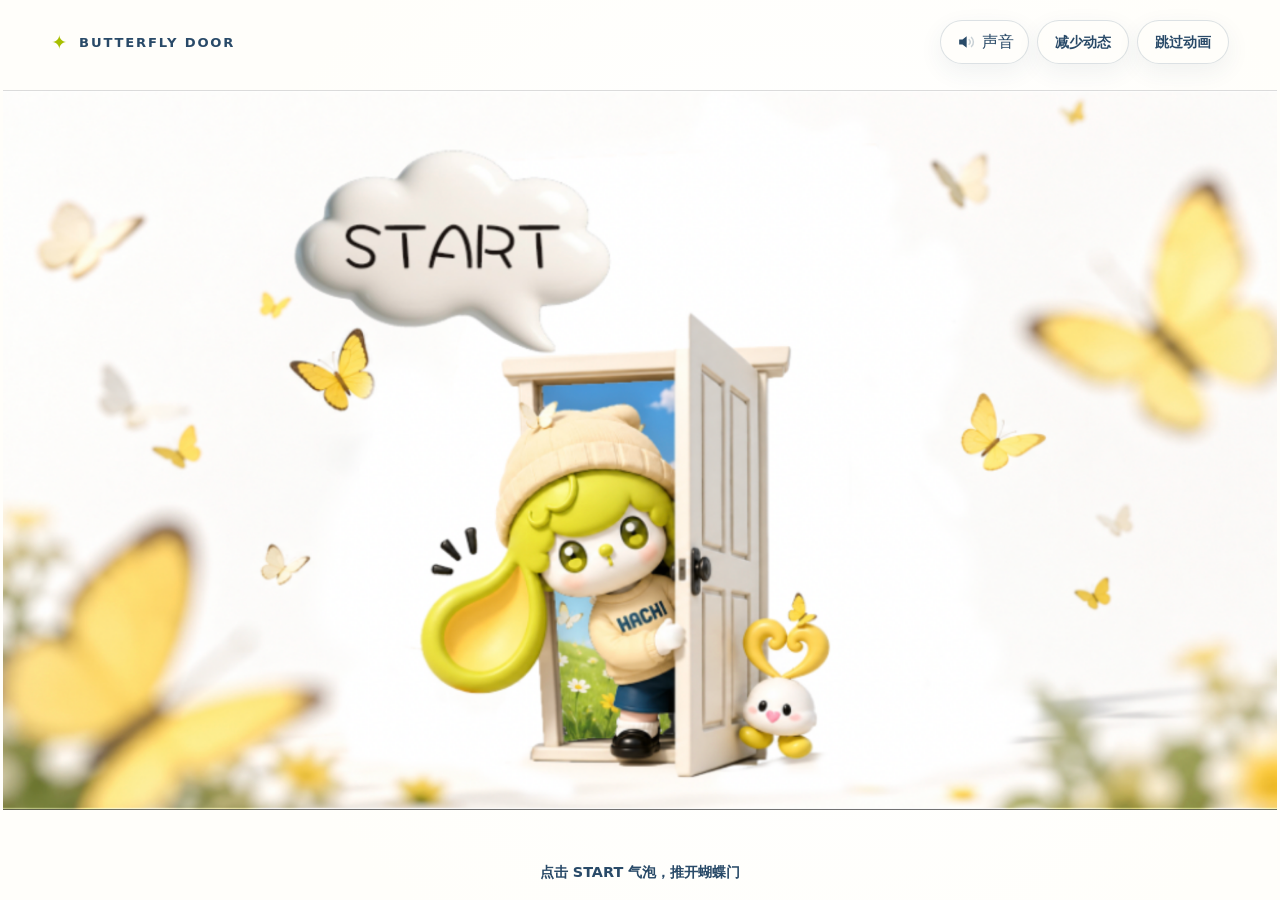
<file: index.html>
<!doctype html>
<html lang="zh-CN">
<head>
  <meta charset="UTF-8" />
  <meta name="viewport" content="width=device-width, initial-scale=1, viewport-fit=cover" />
  <meta name="theme-color" content="#fffefa" />
  <meta name="description" content="推开蝴蝶门，和 Nono、Dudu 一起进入音乐幻想世界。" />
  <title>蝴蝶门 · Butterfly Door</title>
  <link rel="preload" href="./assets/start-screen.png" as="image" />
  <link rel="stylesheet" href="./styles.css" />
</head>
<body>
  <main class="opening" id="opening">
    <div class="media-stage" id="mediaStage">
      <img class="opening__poster" id="openingPoster" src="./assets/start-screen.png" alt="Nono 与 Dudu 在蝴蝶门旁等待，画面上方有 START 气泡" />
      <video
        class="opening__idle"
        id="idleVideo"
        preload="auto"
        playsinline
        muted
        loop
        aria-label="Nono、Dudu 与蝴蝶在门边轻轻活动"
      >
        <source src="./assets/butterfly-door-idle.mp4" type="video/mp4" />
      </video>
      <video
        class="opening__video"
        id="openingVideo"
        preload="auto"
        playsinline
        muted
        aria-label="Nono 和 Dudu 推开蝴蝶门并进入草地世界的动画"
      >
        <source src="./assets/butterfly-door-opening.mp4" type="video/mp4" />
      </video>
      <video
        class="opening__finale"
        id="finaleVideo"
        preload="auto"
        playsinline
        muted
        aria-label="Nono 在草地上迎接蝴蝶，最后将蝴蝶捧在手心的动画"
      >
        <source src="./assets/butterfly-in-hand.mp4" type="video/mp4" />
      </video>
      <div class="transition-veil" aria-hidden="true"></div>
      <button class="start-hotspot" id="startButton" type="button" aria-label="点击 START 气泡，推开蝴蝶门">
        <span class="sr-only">点击 START 气泡，推开蝴蝶门</span>
      </button>
      <button class="butterfly-hotspot" id="butterflyButton" type="button" aria-label="点击手心中的蝴蝶，进入门后的世界" hidden>
        <span class="butterfly-hotspot__ring" aria-hidden="true"></span>
        <span class="sr-only">点击手心中的蝴蝶，进入门后的世界</span>
      </button>
    </div>

    <header class="topbar">
      <a class="brand" href="#opening" aria-label="蝴蝶门首页">
        <span class="brand__butterfly" aria-hidden="true">✦</span>
        <span>BUTTERFLY DOOR</span>
      </a>
      <div class="topbar__actions">
        <button class="icon-button" id="soundButton" type="button" aria-pressed="false" aria-label="开启声音">
          <svg aria-hidden="true" viewBox="0 0 24 24"><path d="M5 9v6h4l5 4V5L9 9H5Z"/><path class="sound-wave" d="M17 9.2a4 4 0 0 1 0 5.6M19.8 6.5a7.8 7.8 0 0 1 0 11"/></svg>
          <span class="icon-button__label">声音</span>
        </button>
        <button class="text-button" id="motionButton" type="button" aria-pressed="false"><span class="desktop-label">减少动态</span><span class="mobile-label" aria-hidden="true">静</span></button>
        <button class="text-button" id="skipButton" type="button"><span class="desktop-label">跳过动画</span><span class="mobile-label" aria-hidden="true">跳</span></button>
      </div>
    </header>

    <div class="progress" id="progress" aria-hidden="true" hidden><span id="progressBar"></span></div>

    <div class="butterfly-reveal" id="butterflyReveal" hidden>
      <svg class="butterfly-reveal__shape" viewBox="0 0 1600 1100" preserveAspectRatio="none" aria-hidden="true">
        <defs>
          <linearGradient id="butterflyFill" x1="0" y1="0" x2="1" y2="1">
            <stop offset="0" stop-color="#ffd95a" />
            <stop offset="0.5" stop-color="#f5df35" />
            <stop offset="1" stop-color="#d7f000" />
          </linearGradient>
        </defs>
        <path fill="url(#butterflyFill)" d="M800 184C595 38 382-20 184 8C108 19 44 43 0 74V558C56 637 132 700 225 744C128 802 72 890 72 990C72 1034 81 1071 99 1100H1501C1519 1071 1528 1034 1528 990C1528 890 1472 802 1375 744C1468 700 1544 637 1600 558V74C1556 43 1492 19 1416 8C1218-20 1005 38 800 184Z" />
      </svg>
      <section class="butterfly-page" id="butterflyPage" aria-labelledby="worldTitle" tabindex="-1">
        <div class="butterfly-page__content">
          <div class="page-sheet page-sheet--outer">
            <div class="page-sheet page-sheet--inner">
            <nav class="butterfly-page__nav" aria-label="门后世界导航">
              <strong>BUTTERFLY DOOR</strong>
              <span>WORLD</span><span>CHARACTERS</span><span>MUSIC</span>
            </nav>
            <header class="butterfly-page__hero">
              <p class="eyebrow">WELCOME TO THE OTHER SIDE</p>
              <h2 id="worldTitle">门后的世界</h2>
              <p>现实里的旋律散落成碎片，跟随蝴蝶继续探索 Nono 与 Dudu 的音乐幻想世界。</p>
            </header>
            </div>
            <div class="butterfly-page__feature" aria-label="世界故事内容预留区">
              <span>01</span><strong>WORLD STORY</strong>
            </div>
            <div class="butterfly-page__grid" aria-label="后续内容预留区">
              <article><span>02</span><h3>CHARACTERS</h3><p>角色内容将在这里展开。</p></article>
              <article><span>03</span><h3>MUSIC</h3><p>音乐内容将在这里展开。</p></article>
              <article><span>04</span><h3>STORIES</h3><p>故事内容将在这里展开。</p></article>
            </div>
            <button class="secondary-button" id="replayButton" type="button">再次观看序章</button>
          </div>
        </div>
      </section>
    </div>

    <p class="status" id="status" role="status" aria-live="polite"></p>
  </main>
  <script src="./app.js?v=20260927-opening" defer></script>
</body>
</html>
</file>
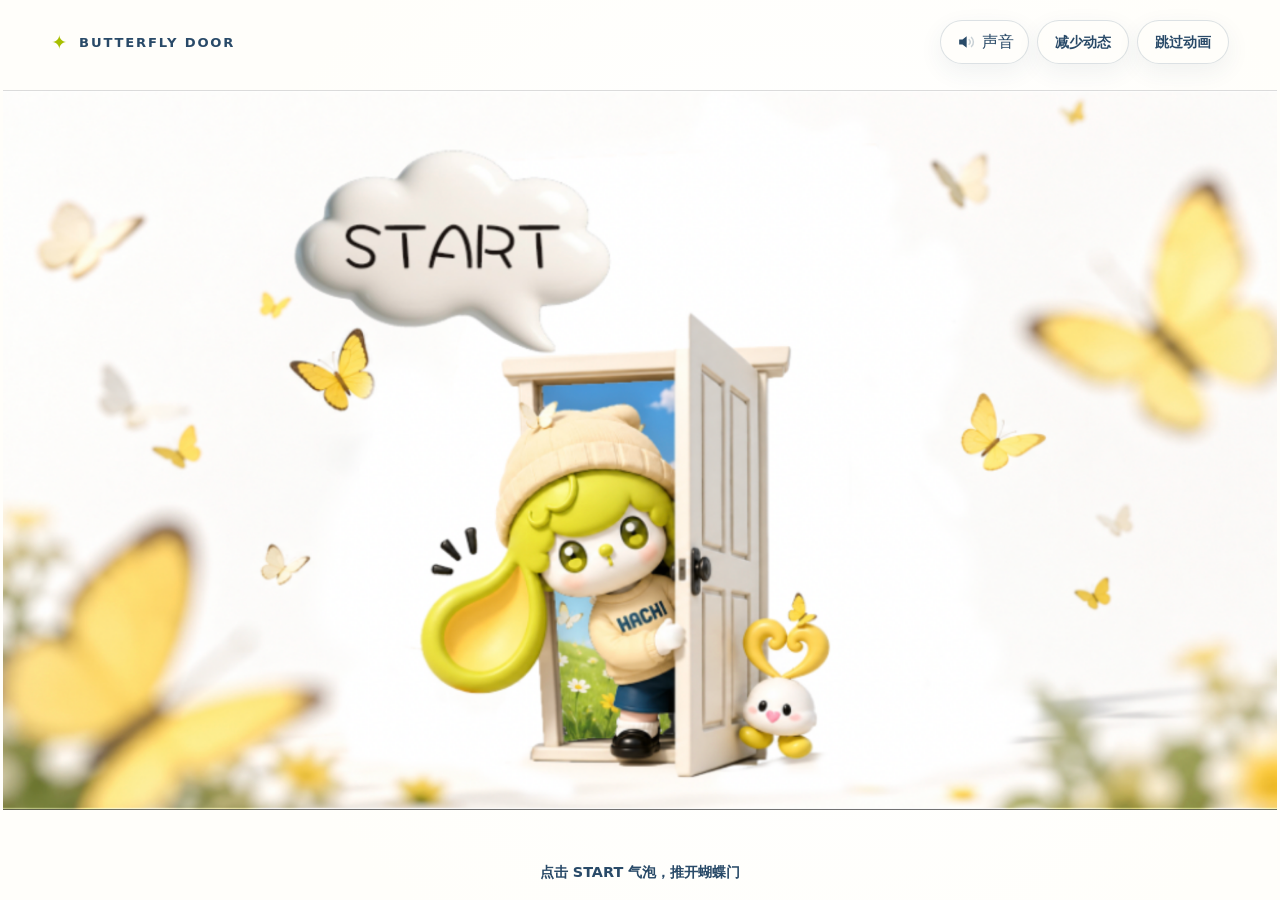
<file: world/index.html>
<!doctype html><html lang="zh-CN"><head><meta charset="UTF-8"><meta name="viewport" content="width=device-width,initial-scale=1,viewport-fit=cover"><meta name="description" content="与NONO和DU DU穿过蝴蝶门，把生活的细碎触动写成旋律。"><title>NONO & DU DU · 蝴蝶门</title><script>if(new URLSearchParams(location.search).get('from')!=='door')location.replace('../');</script><link rel="stylesheet" href="./style.css"></head><body>
<main>
<section class="glide-section" id="glide" aria-label="云间滑翔"><div class="glide-stage">
<div class="sky" aria-hidden="true"></div><div class="cloud-layer cloud-far" aria-hidden="true"><div class="cloud c1"></div><div class="cloud c2"></div><div class="cloud c3"></div></div>
<div class="hero-copy"><img class="hero-logo" src="./assets/nono-logo.png" alt="NONO & DU DU" width="2048" height="682"><div class="bio"><span class="eyebrow">BEHIND THE BUTTERFLY DOOR</span><p class="bio-lead">推开蝴蝶门，<br>听见另一个世界。</p><p>现实的旋律散落成碎片。<br>门一打开，音符便像蝴蝶纷飞。</p><p class="bio-note">NONO 写下心情，DU DU 收集音符。<br>从古堡到列车，一起寻找新的旋律。</p></div></div>
<div class="flight" id="flight"><div class="flight-art"><img class="flight-original" src="./assets/nono-butterfly.png" alt="黄色蝴蝶带着NONO在云层间滑翔" width="1670" height="941"></div></div><div class="flight flight-level-wrap" id="levelFlight" aria-hidden="true"><img class="flight-level" src="./assets/nono-flight-level.png" alt=""></div>
<div class="cloud-layer cloud-near" aria-hidden="true"><div class="cloud c4"></div><div class="cloud c5"></div><div class="cloud c6"></div></div><span class="scroll-hint">向下，跟着旋律走 <span>↓</span></span><div class="cloud-wipe" aria-hidden="true"></div>
</div></section>
<section class="story-section" id="music" aria-label="NONO唱片机与蝴蝶门的故事"><div class="story-stage">
<h1 class="section-title">NONO<br><span>唱片机</span><i aria-hidden="true">♪</i></h1>
<div class="record-scene"><a class="record-entry" href="./gallery.html" aria-label="打开NONO唱片收藏"><video id="recordVideo" class="record-art" src="./assets/turntable-transparent.webm" poster="./assets/turntable-transparent.png" autoplay muted loop playsinline preload="auto"></video><span class="record-invite">轻点唱片机 · 打开音乐收藏 ↗</span></a></div>
<article class="story-card card-left" id="worldCard"><span class="card-number">01 / MEET NONO</span><h2>NONO</h2><p class="card-intro">把小小的心事，<br>写成温柔的歌。</p><p>温柔内敛、敏感共情的 INFP。<br>音乐创作者，蝴蝶门的持有者。</p><p>大垂耳捕捉空气里的音符，<br>轻轻一晃，就飘出治愈的旋律。</p><p>写歌纠结时，捻捻额前卷毛；<br>开心时晃耳朵，低落时垂下来。</p><span class="card-sign">每一种心情，都值得被听见。</span></article>
<article class="story-card card-right" id="duduCard"><span class="card-number">02 / MY MUSIC BUDDY</span><h2>DU DU</h2><p class="card-intro">小小音乐精灵，<br>大大的快乐能量。</p><p>从蝴蝶门里诞生，<br>是 NONO 活泼话多的音乐搭子。</p><p>爱心耳朵装着碎片旋律，<br>蹦蹦跳跳，收集快乐音符。</p><p>当 NONO 的灵感打了结，<br>它就用一段跳跃的伴奏，<br>把下一句旋律带回来。</p><span class="card-sign">你来写歌，我来找快乐！</span></article>
<span class="story-caption">BUTTERFLY DOOR · MUSIC FOR A GENTLER WORLD</span></div></section>
<section class="explore" id="explore" aria-label="探索蝴蝶门"><div class="explore-copy"><p class="eyebrow">THERE’S A LITTLE WORLD WAITING FOR YOU</p><h2>来一起探索<br><span>蝴蝶门吧</span><em>！</em></h2><div class="explore-links"><button data-link="https://nono-butterfly-wardrobe.terwasegod63.chatgpt.site/">nono换衣秀<span>↗</span></button><button data-link="https://nono-screen-action.terwasegod63.chatgpt.site/">nono的动作展<span>↗</span></button><button data-link="https://nono-note-battle.terwasegod63.chatgpt.site/">nono大战音游<span>↗</span></button><button data-link="https://nono-scene-portal.terwasegod63.chatgpt.site/">nono的世界环游<span>↗</span></button></div></div><img class="welcome-art" src="./assets/nono-welcome.png" alt="NONO张开双臂欢迎你，DU DU在身边开心跃起"><footer><span>NONO & DU DU</span><button id="backTop">回到云端 ↑</button><span>让每一种心情，都有旋律。</span></footer></section>
</main><nav class="scene-nav" aria-label="页面章节"><a href="#glide" aria-label="云间滑翔" title="云间滑翔"></a><a href="#music" aria-label="NONO唱片机" title="NONO唱片机"></a><a href="#explore" aria-label="探索蝴蝶门" title="探索蝴蝶门"></a></nav>
<dialog id="roomDialog"><button class="dialog-close" aria-label="关闭">×</button><p class="eyebrow">BEHIND THE BUTTERFLY DOOR</p><h2 id="roomTitle"></h2><p>这个小世界还在准备中，<br>很快就和你见面。</p><button class="dialog-back">← 返回蝴蝶门</button></dialog><script src="./app.js"></script></body></html>
</file>
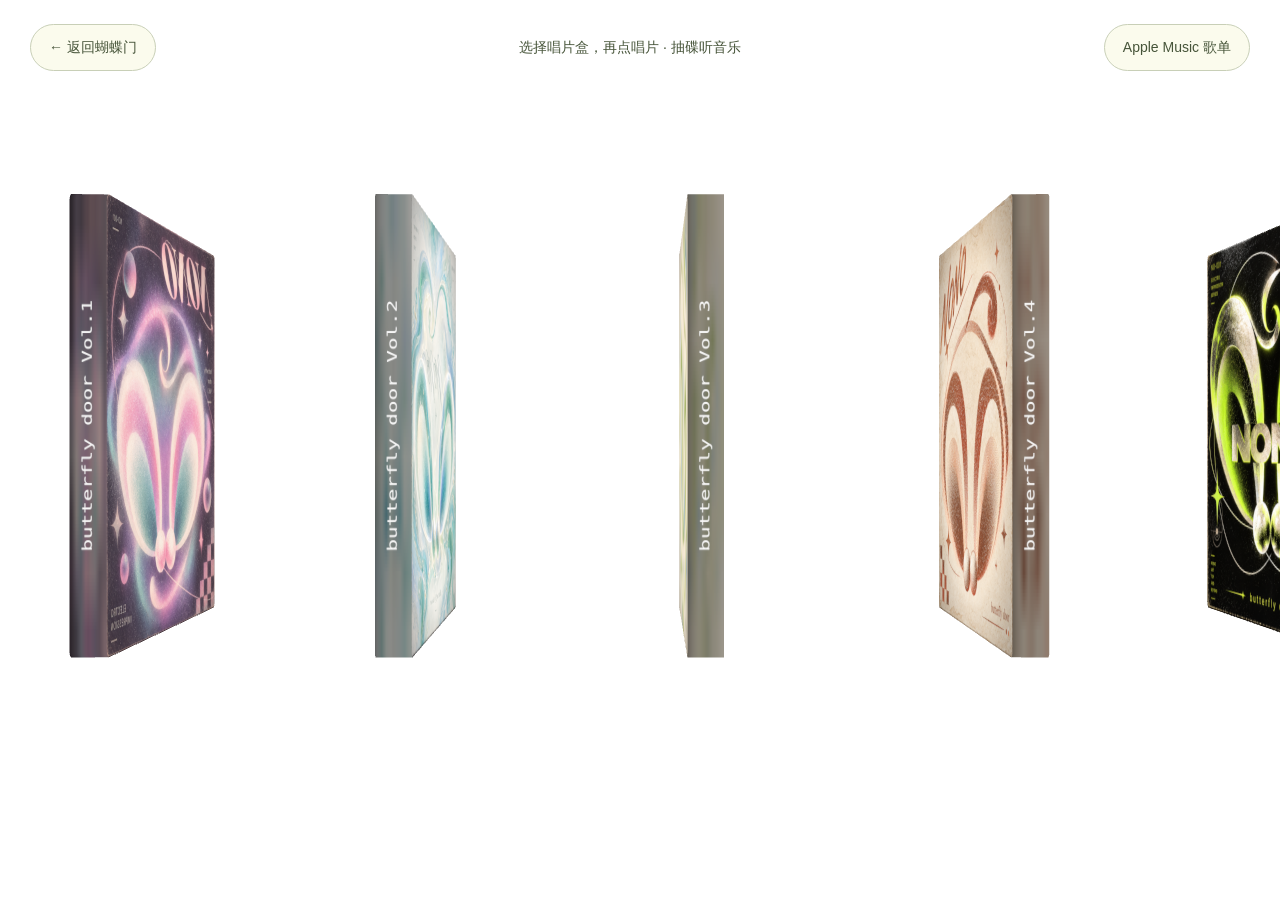
<file: world/gallery.html>
<!DOCTYPE html>
<html lang="zh">
<head>
<meta charset="UTF-8">
<meta name="viewport" content="width=device-width, initial-scale=1.0">
<title>NONO · 音乐小屋</title><link rel="stylesheet" href="./gallery-ui.css">
<style>
  html,body{margin:0;padding:0;background:#ffffff;height:100%;overflow:hidden;}
  body{display:flex;align-items:center;justify-content:center;}
  #frame{
    width:100vw;height:100vh;
    overflow:hidden;background:#ffffff;position:relative;
    cursor:default;box-sizing:border-box;
  }
  canvas{display:block;}
  /* ===== 用户 Layout 覆盖层（移植自 Layout 组件，浅色背景改用深色字） ===== */
  [data-layout]{
    position:absolute; inset:0; z-index:50;
    padding:40px;
    font-size:14px; line-height:1.35;
    color:#141414;                       /* 原组件是白字，本页背景为浅色，改为深色保证可读 */
    text-transform:uppercase;
    font-family:ui-monospace,SFMono-Regular,Menlo,Consolas,monospace;
    letter-spacing:0.02em;
    pointer-events:none;                 /* 不遮挡画布交互 */
    box-sizing:border-box;
  }
  [data-layout] .grid6{
    display:grid; height:100%; width:100%;
    grid-template-columns:repeat(6,1fr);
    grid-template-rows:repeat(6,1fr);
  }
  [data-layout] .top{
    grid-column:1/8; height:40px;
  }
  [data-layout] .top .cols{
    display:grid; grid-template-columns:repeat(3,1fr);
  }
  [data-layout] .top .c{text-align:center;}
  [data-layout] .top .r{text-align:right;}
  [data-layout] .builtby{
    grid-column:2/3; grid-row:7/8;
    display:flex; flex-direction:column; justify-content:flex-end;
  }
  [data-layout] .socials{
    grid-row:7/8;
    display:flex; flex-direction:column; justify-content:flex-end;
  }
  [data-layout] .copy{
    grid-row:7/8; grid-column:7/8;
    display:flex; flex-direction:column; justify-content:flex-end;
  }
  @media (max-width:768px){
    [data-layout]{padding:20px; font-size:12px;}
    [data-layout] .builtby{grid-column:3/4;}
  }
</style>
<script type="importmap">{"imports": {"three": "./assets/gallery/three.js"}}</script>
</head>
<body>
<div id="frame"></div>
<script src="./gallery-audio.js"></script>
<!-- 用户 Layout 覆盖层（已移除） -->
<script type="module">
import * as THREE from './assets/gallery/three.js';

/* ================= 可调参数（都在这） ================= */
const T = {
  COUNT: 7,               // CD 唱片数量（与封面数量一致）
  CASE_S: 2.30,           // CD 盒边长（方形带盖）
  CASE_R: 0.04,           // 盒子微小圆角
  ROW_GAP: 1.30,          // 横排间距：16:9下正好平均显示7张
  ROW_TILT: 0.22,         // 两边CD往镜头方向倾斜的最大比例（0=纯侧边 1=完全正面，不要太多）
  ROW_PUSH: 1.35,         // 选中转正面时两侧碟让开的距离
  THICK: 0.18,            // 碟盒厚度（侧面）
  PARALLAX_X: 0.05,       // 鼠标视差幅度
  PARALLAX_Y: 0.07,
  DRAG_SPEED: 0.0045,     // 拖拽旋转灵敏度
};
/* 照片路径：换成自己的图片（URL 或 dataURI 都行） */
const PHOTOS = ["./assets/gallery/cover-0.png", "./assets/gallery/cover-1.png", "./assets/gallery/cover-2.png", "./assets/gallery/cover-3.png", "./assets/gallery/cover-4.png", "./assets/gallery/cover-5.png", "./assets/gallery/cover-6.png"];
const ARTWORK = [{"cover": [116, 77, 881, 840], "disc": [1060, 511, 382, 398]}, {"cover": [118, 72, 882, 844], "disc": [1057, 507, 373, 399]}, {"cover": [119, 78, 879, 838], "disc": [1063, 511, 379, 398]}, {"cover": [117, 77, 880, 839], "disc": [1064, 509, 379, 397]}, {"cover": [118, 78, 879, 837], "disc": [1061, 511, 382, 398]}, {"cover": [121, 77, 871, 837], "disc": [1056, 510, 376, 398]}, {"cover": [118, 77, 879, 839], "disc": [1063, 510, 381, 398]}];

/* ================= 基础 ================= */
const frame = document.getElementById('frame');
let renderer;
try{renderer=new THREE.WebGLRenderer({antialias:true});}catch(error){
 frame.className='fallback';
 PHOTOS.forEach((src,i)=>{const b=document.createElement('button');b.innerHTML=`<img src="${src}" alt="唱片 ${i+1}"><span>选择唱片 ${i+1}</span>`;let selected=false;b.onclick=()=>{if(!selected){frame.querySelectorAll('button').forEach(el=>el.classList.remove('selected','playing'));window.galleryMusic.stop();b.classList.add('selected');selected=true;b.querySelector('span').textContent='再次点击 · 播放唱片';}else{b.classList.toggle('playing');if(b.classList.contains('playing'))window.galleryMusic.play(i);else window.galleryMusic.stop();}};frame.append(b);});
 document.querySelector('#musicStatus').textContent='当前设备使用简洁唱片模式 · 选择后再次点击播放';
 throw new Error('3D unavailable; accessible gallery fallback displayed');
}
renderer.setClearColor(0xffffff,1);
renderer.setPixelRatio(Math.min(devicePixelRatio,2));
frame.appendChild(renderer.domElement);

const scene = new THREE.Scene();
const camera = new THREE.PerspectiveCamera(35, 1, 0.1, 100);
camera.position.set(0, 0, 8.2);

const tiltGroup = new THREE.Group();   // 视差 + 拖拽
tiltGroup.position.set(0, 0.12, 0);    // 横排整体高度（往下微调居中页面）
scene.add(tiltGroup);

let halfW = 0;   // 半屏宽（世界单位），resize 时更新
function resize(){
  const w = frame.clientWidth, h = frame.clientHeight;
  renderer.setSize(w,h);          // 必须同步CSS尺寸：否则高DPI屏(如125%缩放)画布会超出视口、画面整体偏移
  camera.aspect = w/h; camera.updateProjectionMatrix();
  halfW = camera.position.z*Math.tan(THREE.MathUtils.degToRad(camera.fov/2))*camera.aspect;
}
new ResizeObserver(resize).observe(frame); resize();

/* ================= 工具 ================= */
const clamp=(v,a,b)=>Math.max(a,Math.min(b,v));
const lerp=(a,b,t)=>a+(b-a)*t;
const eioCubic=t=>t<.5?4*t*t*t:1-Math.pow(-2*t+2,3)/2;
const eoCubic=t=>1-Math.pow(1-t,3);   // 出场即全速、尾段柔和减速，滑入更顺不顿挫
const sstep=(a,b,t)=>{const x=clamp((t-a)/(b-a),0,1);return x*x*(3-2*x);};

function roundedRectShape(w,h,r){
  const s=new THREE.Shape(); const x=-w/2,y=-h/2;
  s.moveTo(x+r,y); s.lineTo(x+w-r,y); s.quadraticCurveTo(x+w,y,x+w,y+r);
  s.lineTo(x+w,y+h-r); s.quadraticCurveTo(x+w,y+h,x+w-r,y+h);
  s.lineTo(x+r,y+h); s.quadraticCurveTo(x,y+h,x,y+h-r);
  s.lineTo(x,y+r); s.quadraticCurveTo(x,y,x+r,y);
  return s;
}
function buildGeo(w,h,r,depth=T.THICK){          // depth 可自定义：盖子用更薄的厚度
  const g=new THREE.ExtrudeGeometry(roundedRectShape(w,h,r),
    {depth,bevelEnabled:false,curveSegments:26});
  g.translate(0,0,-depth/2);
  const pos=g.attributes.position, uv=g.attributes.uv;
  const nrm=g.attributes.normal;
  for(let i=0;i<uv.count;i++){
    if(Math.abs(nrm.getZ(i))<0.5)
      uv.setXY(i,pos.getZ(i)/depth+0.5,pos.getY(i)/h+0.5);   // 侧壁：沿厚度方向展开，碟脊能显示完整竖排文字
    else
      uv.setXY(i,pos.getX(i)/w+0.5,pos.getY(i)/h+0.5);         // 正/背面：平面满铺
  }
  return g;
}

/* ================= 卡片 ================= */
function roundRectPath(g,x,y,w,h,r){
  g.beginPath();
  g.moveTo(x+r,y); g.lineTo(x+w-r,y); g.quadraticCurveTo(x+w,y,x+w,y+r);
  g.lineTo(x+w,y+h-r); g.quadraticCurveTo(x+w,y+h,x+w-r,y+h);
  g.lineTo(x+r,y+h); g.quadraticCurveTo(x,y+h,x,y+h-r);
  g.lineTo(x,y+r); g.quadraticCurveTo(x,y,x+r,y); g.closePath();
}
function makeCaseTexture(img,index){
  /* 专辑封面：图片全包围铺满整个外壳 */
  const c=document.createElement('canvas'); c.width=c.height=1024;
  const g=c.getContext('2d');
  g.drawImage(img,...ARTWORK[index].cover,0,0,1024,1024);
  // 边缘轻微暗角，让盒子轮廓更立体
  const vg=g.createRadialGradient(512,512,430,512,512,770);
  vg.addColorStop(0,'rgba(0,0,0,0)'); vg.addColorStop(1,'rgba(0,0,0,0.30)');
  g.fillStyle=vg; g.fillRect(0,0,1024,1024);
  const t=new THREE.CanvasTexture(c); t.colorSpace=THREE.SRGBColorSpace; t.anisotropy=8;
  return t;
}
/* 碟脊：取封面均色压暗打底 + 竖排专辑名（与参考图一致） */
function makeSpineTexture(img,title,index){
  const c=document.createElement('canvas'); c.width=128; c.height=1024;
  const g=c.getContext('2d');
  const scv=document.createElement('canvas'); scv.width=scv.height=8;
  scv.getContext('2d').drawImage(img,...ARTWORK[index].cover,0,0,8,8);
  g.drawImage(scv,0,0,128,1024);
  g.fillStyle='rgba(0,0,0,0.42)'; g.fillRect(0,0,128,1024);
  const vg=g.createLinearGradient(0,0,128,0);          // 脊线立体高光
  vg.addColorStop(0,'rgba(255,255,255,0.14)'); vg.addColorStop(0.5,'rgba(255,255,255,0)');
  vg.addColorStop(1,'rgba(0,0,0,0.25)');
  g.fillStyle=vg; g.fillRect(0,0,128,1024);
  g.save();
  g.translate(64,512); g.rotate(-Math.PI/2); g.scale(1,-1);  // 竖排从下往上读；scale修正侧壁贴图的镜像
  g.fillStyle='rgba(255,255,255,0.94)';
  g.font='500 46px ui-monospace,SFMono-Regular,Menlo,Consolas,monospace';
  g.textAlign='center'; g.textBaseline='middle';
  g.fillText(title,0,0);
  g.restore();
  const t=new THREE.CanvasTexture(c); t.colorSpace=THREE.SRGBColorSpace; t.anisotropy=8;
  return t;
}
/* 空盒托盘（开盖后盒身显示） */
function makeTrayTexture(){
  const c=document.createElement('canvas'); c.width=c.height=1024;
  const g=c.getContext('2d');
  roundRectPath(g,6,6,1012,1012,18);          // 托盘同样微小圆角
  g.fillStyle='#101010'; g.fill();          // 托盘改黑色系
  g.lineWidth=7; g.strokeStyle='#2e2e2e'; g.stroke();
  g.strokeStyle='#1e1e1e'; g.lineWidth=3;
  g.beginPath(); g.moveTo(24,150); g.lineTo(1000,150); g.moveTo(24,874); g.lineTo(1000,874); g.stroke();
  const cx=512, cy=512;
  g.beginPath(); g.arc(cx,cy,438,0,7); g.fillStyle='#1c1c1c'; g.fill();        // 托盘凹槽（略亮于底，保持层次）
  g.beginPath(); g.arc(cx,cy,402,0,7); g.fillStyle='#262626'; g.fill();
  g.beginPath(); g.arc(cx,cy,438,0,7); g.lineWidth=5; g.strokeStyle='#080808'; g.stroke();
  g.beginPath(); g.arc(cx,cy,120,0,7); g.fillStyle='#151515'; g.fill();        // 轴座
  g.beginPath(); g.arc(cx,cy,20,0,7); g.fillStyle='#d8d8d8'; g.fill();
  for(const [sx,sy] of [[64,64],[960,64],[64,960],[960,960]]){                 // 螺丝
    g.beginPath(); g.arc(sx,sy,17,0,7); g.fillStyle='#3a3a3a'; g.fill();
    g.lineWidth=4; g.strokeStyle='#050505'; g.stroke();
  }
  const t=new THREE.CanvasTexture(c); t.colorSpace=THREE.SRGBColorSpace; t.anisotropy=8;
  return t;
}
/* 抽出来的CD碟片 */
function makeDiscTexture(img,index){
  const c=document.createElement('canvas');c.width=c.height=1024;
  const g=c.getContext('2d');
  const [cx,cy,rx,ry]=ARTWORK[index].disc;
  // The reference is photographed as an ellipse. Normalize both axes to
  // the same 512px radius; reconstruct the occluded half from exposed vinyl.
  // A circular clip makes the texture boundary concentric with the geometry.
  g.save();g.beginPath();g.arc(512,512,512,0,Math.PI*2);g.clip();
  g.drawImage(img,cx,cy-ry,rx,ry*2,512,0,512,1024);
  g.save();g.translate(1024,0);g.scale(-1,1);
  g.drawImage(img,cx,cy-ry,rx,ry*2,512,0,512,1024);g.restore();
  g.restore();
  g.beginPath();g.arc(512,512,14,0,Math.PI*2);g.fillStyle='#fafafa';g.fill();
  const t=new THREE.CanvasTexture(c);t.colorSpace=THREE.SRGBColorSpace;t.anisotropy=8;
  return t;
}

const cards = [];
const textureLoads = [];
/* 碟脊上的竖排专辑名（与10张封面一一对应） */
const TITLES = ['butterfly door','butterfly door Vol.1','butterfly door Vol.2','butterfly door Vol.3','butterfly door Vol.4','butterfly door Vol.5','butterfly door Vol.6','butterfly door Vol.7','butterfly door Vol.8','butterfly door Vol.9'];
const TRAY_TEX = makeTrayTexture();
renderer.initTexture(TRAY_TEX);              // 预上传GPU：开盖瞬间切换贴图不再卡顿
for(let i=0;i<T.COUNT;i++){
  const faceMat = new THREE.MeshBasicMaterial({color:0x111111, transparent:true});
  const sideMat = new THREE.MeshBasicMaterial({color:0x0a0a0a, transparent:true});
  const img = new Image();
  img.decoding = 'async';                // 大体积 base64 封面异步解码，避免阻塞主线程造成开场顿挫
  /* 开盖用的盖子（铰链在左边缘）与抽出的碟片，都挂在碟盒上 */
  /* 盖子用与盒身相同的圆角矩形挤出几何，开合前后封面圆角一致（铰链在左边缘） */
  const lidGeo = buildGeo(T.CASE_S, T.CASE_S, T.CASE_R, 0.06);
  lidGeo.translate(T.CASE_S/2, 0, 0);
  const lidMat  = new THREE.MeshBasicMaterial({color:0x111111, transparent:true});
  const lidEdge = new THREE.MeshBasicMaterial({color:0x0d0d0d, transparent:true});
  const lid = new THREE.Mesh(lidGeo, [lidMat, lidEdge]);   // 挤出几何：0=正/背面，1=侧壁
  lid.position.set(-T.CASE_S/2, 0, T.THICK/2+0.02);
  lid.visible = false; lid.raycast=()=>{};   // 不参与点击拾取
  const discGeo = new THREE.CylinderGeometry(T.CASE_S*0.40, T.CASE_S*0.40, 0.05, 256);
  discGeo.rotateX(Math.PI/2);
  const discMat  = new THREE.MeshBasicMaterial({color:0x111111, transparent:true});
  const discEdge = new THREE.MeshBasicMaterial({color:0x0a0a0a, transparent:true});
  const disc = new THREE.Mesh(discGeo, [discEdge, discMat, discMat]);
  disc.position.set(0, 0, T.THICK/2+0.05);
  disc.visible = false; disc.raycast=()=>{};  // 不参与点击拾取
  let ready;
  textureLoads.push(new Promise(resolve=>{ready=resolve}));
  img.onload = ()=>{
    faceMat.map = makeCaseTexture(img,i);
    faceMat.color.set(0xffffff); faceMat.needsUpdate = true;
    /* 碟脊：封面均色 + 竖排专辑名 */
    sideMat.map = makeSpineTexture(img, TITLES[i % TITLES.length],i);
    sideMat.color.set(0xffffff); sideMat.needsUpdate = true;
    lidMat.map = faceMat.map; lidMat.color.set(0xffffff); lidMat.needsUpdate = true;
    discMat.map = makeDiscTexture(img,i); discMat.color.set(0xffffff); discMat.needsUpdate = true;
    renderer.initTexture(faceMat.map);renderer.initTexture(sideMat.map);renderer.initTexture(discMat.map);
    ready();
  };
  img.src = PHOTOS[i % PHOTOS.length];
  const geo = buildGeo(T.CASE_S,T.CASE_S,T.CASE_R);
  const mesh = new THREE.Mesh(geo,[faceMat,sideMat]);
  mesh.add(lid); mesh.add(disc);
  tiltGroup.add(mesh);
  cards.push({
    mesh, faceMat, sideMat, lid, disc, lidMat,
    cur:new THREE.Vector3(7+i*T.ROW_GAP,0,0),  // 初始排在屏幕右侧外，等待跟随滑入
    curRotY:-Math.PI/2, curScale:1,
    faceT:0,                  // 选中后转向正面的程度 0~1
  });
  mesh.userData.idx = i;
  mesh.renderOrder = T.COUNT - i;   // 顺序固定，创建时设一次即可
}
const order = [...cards.keys()];

/* ================= 动画状态 ================= */
let state='entering';            // entering | idle
let stateT=0;
/* 无限循环滚动：90°侧边卡（第5张）对准页面中心，左右各三张倾斜 */
let rowP=4*T.ROW_GAP, rowTarget=4*T.ROW_GAP;   // 第5张正好在世界0点：位置正中且角度精确90°侧边
let selected=-1;               // 被点击选中、转向正面的那张
let pushAmt=0, pushX=0, pushVel=0;   // 两侧碟片让位力度（弹簧+硬边界，到位即停有撞墙感）与让位中心
let play=null;                 // 播放模式：{card,t,dir,from}

function halfVis(){ return halfW; }
/* 第k张在屏幕上的循环位置（世界单位，范围 -total/2 ~ total/2） */
function rowX(k, off){
  const total=T.COUNT*T.ROW_GAP;
  let x=(k*T.ROW_GAP - off)%total;
  if(x>total/2)x-=total; else if(x<-total/2)x+=total;   // 收拢到 0 附近，两端自然相接
  return x;
}
/* 横排角度：正中间精确侧边，越往两边越往镜头方向转，但不超过 T.ROW_TILT */
function rowRotY(x){
  const t=Math.min(Math.abs(x)/halfVis(),1)*T.ROW_TILT*(x<0?-1:1);  // 镜像倾斜：左边的往右，右边的往左
  return -Math.atan2(x,camera.position.z) - (Math.PI/2)*(1-t);
}

/* ================= 交互 ================= */
const raycaster=new THREE.Raycaster();
const pointerNDC=new THREE.Vector2(0,0);
let dragging=false, dragMoved=0, lastX=0, lastY=0;
let dragRot={x:0,y:0}, dragVel={x:0,y:0};
let parTarget={x:0,y:0}, parCur={x:0,y:0};

function ndc(e){
  const r=renderer.domElement.getBoundingClientRect();
  pointerNDC.set(((e.clientX-r.left)/r.width)*2-1, -((e.clientY-r.top)/r.height)*2+1);
}
frame.addEventListener('pointermove',e=>{
  ndc(e);
  parTarget.y =  clamp(pointerNDC.x,-1,1)*T.PARALLAX_Y;
  parTarget.x = -clamp(pointerNDC.y,-1,1)*T.PARALLAX_X;
  if(dragging){
    const dx=e.clientX-lastX, dy=e.clientY-lastY;
    dragMoved += Math.abs(dx)+Math.abs(dy);
    dragRot.y = clamp(dragRot.y + dx*T.DRAG_SPEED,-0.7,0.7);
    dragRot.x = clamp(dragRot.x + dy*T.DRAG_SPEED*0.7,-0.35,0.35);
    dragVel.y = dx*T.DRAG_SPEED; dragVel.x = dy*T.DRAG_SPEED*0.7;
    lastX=e.clientX; lastY=e.clientY;
  }
});
frame.addEventListener('pointerdown',e=>{
  dragging=true; dragMoved=0; lastX=e.clientX; lastY=e.clientY;
});
addEventListener('pointerup',e=>{
  if(dragging && dragMoved<6 && state==='idle'){
    if(play && play.dir>0){
      ndc(e);raycaster.setFromCamera(pointerNDC,camera);
      const onRecord=raycaster.intersectObject(play.card.mesh,false).length>0;
      if(play.stage==='focus' && onRecord){play.stage='open';window.galleryMusic.play(cards.indexOf(play.card));}
      else if(play.t>=1.35){play.dir=-1;window.galleryMusic.stop();}
    }
    else{
      ndc(e);                                                 // 点击瞬间直接拾取
      raycaster.setFromCamera(pointerNDC,camera);
      const hits=raycaster.intersectObjects(cards.map(c=>c.mesh), false);
      const idx=hits.length? hits[0].object.userData.idx : -1;
      if(idx<0) selected=-1;                                  // 点空白 = 取消选中
      else if(idx>=0){                                        // 选择后居中，再点击抽碟
        const c=cards[idx];
        selected=-1;
        c.mesh.renderOrder=T.COUNT+1;                       // 播放时渲染到最上层
        play={card:c,t:0,dir:1,stage:'focus',from:{pos:c.cur.clone(),rotY:c.curRotY,scale:c.curScale}};
      }
      else selected=idx;                                      // 第一次点击 = 选中转向正面
    }
  }
  dragging=false;
});
addEventListener("wheel",e=>{
  e.preventDefault();
  if(state!=='idle' || play) return;
  /* 无限循环滚动：不钳制，位置显示时自动首尾相接 */
  rowTarget+=e.deltaY*0.0036;
},{passive:false});

/* ================= 主循环 ================= */
const TMPV=new THREE.Vector3();
let prev=performance.now();

function tick(now){
  requestAnimationFrame(tick);
  const dt=Math.min((now-prev)/1000,0.05); prev=now;
  stateT+=dt;

  /* 视差 + 拖拽旋转（帧率无关阻尼） */
  if(!dragging){
    const vDamp=Math.exp(-dt*6), rDamp=1-Math.exp(-dt*3);
    dragVel.x*=vDamp; dragVel.y*=vDamp;
    dragRot.y=clamp(dragRot.y+dragVel.y,-0.7,0.7);
    dragRot.x=clamp(dragRot.x+dragVel.x,-0.35,0.35);
    dragRot.x=lerp(dragRot.x,0,rDamp);
    dragRot.y=lerp(dragRot.y,0,rDamp);
  }
  const dPar=1-Math.exp(-dt*4);
  parCur.x=lerp(parCur.x,parTarget.x,dPar);
  parCur.y=lerp(parCur.y,parTarget.y,dPar);
  tiltGroup.rotation.x=parCur.x+dragRot.x;
  tiltGroup.rotation.y=parCur.y+dragRot.y;

  /* 帧率无关的阻尼插值：低帧率下也不会一顿一顿 */
  const dRow=1-Math.exp(-dt*8), dCard=1-Math.exp(-dt*10), dFace=1-Math.exp(-dt*9);
  rowP = lerp(rowP, rowTarget, dRow);
  tiltGroup.position.y = play ? lerp(0.12,0.0,sstep(0,0.7,play.t)) : 0.12;  // 播放时回到屏幕正中

  if(state==='entering'){
    /* 开场：整列火车式滑入。链头=k0（槽位在最左、屏幕外），全队从右往左滑，
       头部滑出左边界，每张都真实滑过屏幕，终点与循环排槽位完全一致 */
    /* 开场：整列火车式滑入。每张碟走独立的确定性缓动轨道（无帧率阻尼，杜绝卡顿），
       依次错开出发，越靠后的碟用时略短——随着碟越来越多，速度轻微加快；
       easeOut 曲线：入场即全速、到位柔和刹停，避免起步-停顿的顿挫感 */
    const LEAD_DUR=2.4, STAGGER=0.10, ACCEL=0.025;   // ACCEL=每张碟比前一张快2.5%
    const EXTRA=3*T.ROW_GAP;               // 行程加长：从更右侧滑入，多滑过约3张CD的距离
    let done=true;
    for(let jj=0;jj<T.COUNT;jj++){
      const c=cards[jj];                   // 链顺序即槽位顺序 k=0,1,…,9
      const dur=LEAD_DUR*(1-ACCEL*jj);
      const tk=clamp((stateT-jj*STAGGER)/dur,0,1);
      const e=eoCubic(tk);
      c.cur.x=lerp(7.0+EXTRA+jj*T.ROW_GAP, -rowTarget+jj*T.ROW_GAP, e);   // 终点即循环槽位，无缝对接
      c.curRotY=rowRotY(c.cur.x);        // 中间侧边，两边渐倾向镜头
      if(tk<1) done=false;
      applyTransform(c);
    }
    if(done) state='idle';
  }
  else{ /* idle */
    if(play){
      /* 播放模式两段式：focus=转正面+前移居中后停靠；open=再点击后开盖+抽碟旋转 */
      play.t=clamp(play.t+play.dir*dt,0, play.stage==='focus'?0.8:1.4);
      const pc=play.card;
      const e1r=sstep(0,0.6,play.t), e1x=sstep(0,0.8,play.t);       // 阶段1：到中心
      const e2=sstep(0.8,1.1,play.t), e3=sstep(0.85,1.3,play.t);    // 阶段2：开盖 + 抽碟同步
      const e3a=sstep(0.85,1.1,play.t);                 // 轻微前移出凹槽
      const e3b=sstep(0.9,1.3,play.t);                  // 往右抽出 + 旋转
      /* 碟片右抽时盒子同步左移，让「盒+碟」整体构图保持居中 */
      pc.cur.set(lerp(play.from.pos.x,0,e1x)-T.CASE_S*0.315*e3b,lerp(play.from.pos.y,0,e1x),lerp(play.from.pos.z,2.0,e1r));
      pc.curRotY=lerp(play.from.rotY,0,e1r);
      pc.curScale=lerp(play.from.scale,1.05,e1r);
      applyTransform(pc);
      pc.lid.visible=e2>0.001;
      pc.lid.rotation.y=-0.22*e2;                       // 盖子只开一条小缝（参考图：不完全打开，封面透视变化小）
      /* 贴图切换必须藏在盖子完全盖住盒面的瞬间（e2≈0），否则开/合时盖缝里的画面会闪一下 */
      if(e2>0.002 && pc.faceMat.map!==TRAY_TEX){ pc.faceMat.map=TRAY_TEX; pc.faceMat.needsUpdate=true; }
      if(e2<=0.002 && pc.faceMat.map===TRAY_TEX){ pc.faceMat.map=pc.lidMat.map; pc.faceMat.needsUpdate=true; }
      /* 碟片：先嵌在托盘凹槽里（与凹槽等大），开盖后先往屏幕前移出，再往右抽出——约1/4留在盒内 */
      pc.disc.visible=e2>0.3;                           // 盖子掀开到一定程度就露出凹槽里的碟片
      /* 碟片深度夹在盒面与盖子之间：右抽时留在盒内的部分被盖子自然遮挡，不会穿透盖子 */
      pc.disc.position.set(lerp(0,T.CASE_S*0.64,e3b), 0, T.THICK/2+0.01+0.015*e3a);   // 露出约2/3，留1/3在盒内
      pc.disc.scale.setScalar(0.5/0.40);                // 直径与盒子等高（半径=CASE_S/2 ÷ 几何半径0.40）
      pc.disc.rotation.z-=dt*2.8*e3b;   // 持续旋转（先不配音乐）
      const o=1-sstep(0,0.45,play.t);
      for(const c of cards){ if(c!==pc){ c.faceMat.opacity=o; c.sideMat.opacity=o; } }
      if(play.dir<0 && play.t<=0){
        pc.lid.visible=false; pc.disc.visible=false;
        pc.mesh.renderOrder=T.COUNT-pc.mesh.userData.idx;   // 恢复排位渲染顺序
        for(const c of cards){ c.faceMat.opacity=1; c.sideMat.opacity=1; }
        play=null;
      }
    } else {
      /* 被点击选中的那张：两侧的碟让开。
         让位力度 pushAmt 用与 faceT 相同的阻尼单独跟随：选中时缓缓升起、取消时同速回落，
         避免 selected 一清零两边碟片瞬间全速弹回（回位快于弹开的问题） */
      let selK=-1;
      if(selected>=0){
        for(let k2=0;k2<T.COUNT;k2++){
          if(order[k2]===selected){ selK=k2; pushX=rowX(k2,rowP); break; }
        }
      }
      /* 弹簧让位：快速弹出/收回，到位撞墙硬停；边界钳制防止过冲撞进旁边的碟 */
      pushVel += ((selK>=0?1:0)-pushAmt)*70*dt;
      pushVel *= Math.exp(-10*dt);
      pushAmt += pushVel*dt;
      if(pushAmt<0){pushAmt=0;pushVel=0;}
      if(pushAmt>1){pushAmt=1;pushVel=0;}
      for(let k=0;k<T.COUNT;k++){
        const c=cards[order[k]];
        /* 目标：无限循环横排，中间精确侧边，两边渐倾向镜头 */
        let rx=rowX(k, rowP);
        if(k!==selK && pushAmt>0.001) rx += (rx<pushX?-1:1)*T.ROW_PUSH*pushAmt;  // 给转向正面的碟让位
        const tp=TMPV.set(rx, 0, 0);          // 复用临时向量，避免每帧分配
        let trY=rowRotY(rx);
        /* 点击选中后：转向正面朝向镜头并前移，露出封面 */
        c.faceT=lerp(c.faceT, selK===k?1:0, dFace);
        if(c.faceT>0.001){
          trY=lerp(trY, 0, c.faceT);      // 摆正到与屏幕平行（不朝相机点倾斜，任何位置选中都是纯正面）
          tp.z+=c.faceT*0.9;
        }
        /* 循环包裹导致目标跳到另一端时直接瞬移，不做横穿屏幕的插值 */
        if(Math.abs(tp.x-c.cur.x)>T.COUNT*T.ROW_GAP/2) c.cur.x=tp.x;
        c.cur.lerp(tp,dCard);
        c.curRotY=lerp(c.curRotY,trY,dCard);
        c.curScale=lerp(c.curScale,1,dCard);
        applyTransform(c);
      }
    }
  }

  renderer.render(scene,camera);
}
function applyTransform(c){
  c.mesh.position.copy(c.cur);
  c.mesh.rotation.y=c.curRotY;
  c.mesh.scale.setScalar(c.curScale);
}
Promise.all(textureLoads).then(()=>{prev=performance.now();requestAnimationFrame(tick)});
</script>
</body>
</html>
</file>
<file: styles.css>
:root {
  color-scheme: light;
  --canvas: #fffefa;
  --ink: #294a68;
  --green: #d7f000;
  --green-hover: #bfd800;
  --yellow: #ffd95a;
  --cream: #fff3ce;
  --line: rgba(41, 74, 104, .16);
  --shadow: 0 18px 55px rgba(41, 74, 104, .14);
  --ease: cubic-bezier(.22, 1, .36, 1);
}

* { box-sizing: border-box; }

html, body { min-height: 100%; margin: 0; }

body {
  background: var(--canvas);
  color: var(--ink);
  font-family: ui-rounded, "SF Pro Rounded", "PingFang SC", "Microsoft YaHei", system-ui, sans-serif;
  overflow: hidden;
}

button, a { font: inherit; }
button { color: inherit; }
button:focus-visible, a:focus-visible { outline: 3px solid #58b8f6; outline-offset: 4px; }

.opening {
  position: relative;
  isolation: isolate;
  width: 100%;
  min-height: 100svh;
  overflow: hidden;
  background: radial-gradient(circle at 62% 48%, #fff 0 22%, var(--canvas) 66%);
}

.media-stage {
  position: absolute;
  left: 50%;
  top: 50%;
  width: min(100vw, calc(100svh * 16 / 9));
  height: min(100svh, calc(100vw * 9 / 16));
  transform: translate(-50%, -50%);
  z-index: 0;
  overflow: hidden;
  background: var(--canvas);
}

.opening__poster,
.opening__idle,
.opening__video,
.opening__finale {
  position: absolute;
  inset: 0;
  width: 100%;
  height: 100%;
  object-fit: contain;
  object-position: 50% 50%;
  transform-origin: 50% 50%;
}

.opening__poster {
  z-index: 1;
  opacity: 1;
  transition: opacity 420ms ease;
}

.opening__idle {
  z-index: 2;
  opacity: 1;
  transition: opacity 820ms var(--ease);
}

.opening__video {
  z-index: 0;
  opacity: 0;
  filter: saturate(1.02) contrast(.99);
  transition: opacity 820ms var(--ease), transform 1100ms var(--ease), filter 700ms ease;
}

.opening__finale {
  z-index: 0;
  opacity: 0;
  transform: scale(1.025);
  filter: saturate(1.02) contrast(.99) brightness(1.03);
  transition: opacity 900ms var(--ease), transform 1150ms var(--ease), filter 700ms ease;
}

.transition-veil {
  position: absolute;
  inset: -8%;
  z-index: 3;
  pointer-events: none;
  opacity: 0;
  background: radial-gradient(circle at 51% 49%, rgba(255,255,255,.98) 0 8%, rgba(255,254,246,.78) 28%, rgba(255,255,255,.2) 58%, transparent 76%);
  filter: blur(18px);
}

.opening.is-switching .transition-veil {
  animation: camera-bridge 920ms var(--ease) both;
}

.opening.is-final-switching .transition-veil {
  background: linear-gradient(180deg, rgba(68, 168, 226, .42) 0 52%, rgba(139, 176, 65, .34) 72%, rgba(91, 128, 42, .2) 100%);
  filter: blur(28px) saturate(1.08);
  animation: meadow-bridge 760ms var(--ease) both;
}

.start-hotspot {
  position: absolute;
  left: 22.5%;
  top: 7.5%;
  width: 25%;
  height: 29%;
  z-index: 3;
  border: 0;
  border-radius: 48%;
  background: transparent;
  cursor: pointer;
  touch-action: manipulation;
  -webkit-tap-highlight-color: transparent;
}

.butterfly-hotspot {
  position: absolute;
  left: 29%;
  top: 15%;
  width: 45%;
  height: 66%;
  z-index: 5;
  border: 0;
  border-radius: 50%;
  background: transparent;
  cursor: pointer;
  touch-action: manipulation;
  -webkit-tap-highlight-color: transparent;
}

.butterfly-hotspot[hidden] { display: none; }
.butterfly-hotspot__ring {
  position: absolute;
  left: 50%;
  top: 49%;
  width: 38%;
  aspect-ratio: 1;
  border: 2px solid rgba(255, 217, 90, .9);
  border-radius: 50%;
  transform: translate(-50%, -50%);
  box-shadow: 0 0 0 9px rgba(255, 243, 206, .28), 0 0 38px rgba(255, 217, 90, .55);
  animation: butterfly-invite 1.8s ease-in-out infinite;
}

.butterfly-reveal {
  position: fixed;
  inset: 0;
  z-index: 12;
  display: grid;
  place-items: center;
  pointer-events: auto;
  overflow: hidden;
  background: #fff;
  opacity: 1;
  transition: background 420ms ease;
}

.butterfly-reveal[hidden] { display: none; }
.butterfly-reveal__shape {
  position: absolute;
  left: 50%;
  top: 50%;
  width: min(96vw, 1560px);
  height: min(94svh, 1070px);
  transform: translate(-50%, -50%) scale(.04);
  transform-origin: 50% 50%;
  filter: drop-shadow(0 24px 44px rgba(185, 174, 0, .18));
  transition: transform 1080ms cubic-bezier(.2,.82,.28,1), filter 700ms ease;
  pointer-events: none;
  z-index: 1;
}

.butterfly-page {
  position: fixed;
  inset: 0;
  display: grid;
  place-items: center;
  overflow: hidden;
  overscroll-behavior: contain;
  scrollbar-width: thin;
  scrollbar-color: #ffd52f transparent;
  background: transparent;
  color: #294a68;
  opacity: 0;
  transform: scale(.94);
  transition: opacity 260ms ease 150ms, transform 780ms var(--ease) 120ms;
  z-index: 2;
}
.butterfly-page__content { position: relative; z-index: 2; width: min(72vw, 1060px); height: min(76svh, 820px); overflow-y: auto; overscroll-behavior: contain; scrollbar-width: thin; scrollbar-color: #d3e800 transparent; padding: 18px; }
.page-sheet { position: relative; }
.page-sheet--outer { min-height: 126vh; padding: clamp(18px, 3vw, 42px); border: 1px solid rgba(185,217,0,.42); border-radius: clamp(26px, 4vw, 54px); background: rgba(255,255,255,.94); box-shadow: 0 26px 68px rgba(76,91,0,.2); backdrop-filter: blur(16px); }
.page-sheet--outer::before { content: ""; position: absolute; left: clamp(12px, 1.5vw, 20px); top: 7%; bottom: 7%; border-left: 5px dotted rgba(185,217,0,.42); }
.page-sheet--inner { width: 82%; margin: 0 auto clamp(22px, 3vw, 38px); padding: clamp(16px, 2vw, 28px); border: 1px solid rgba(255,217,90,.55); border-radius: clamp(22px, 3vw, 42px); background: #fffbea; box-shadow: 0 18px 42px rgba(137,157,0,.12); }
.butterfly-page__nav { display: flex; align-items: center; gap: clamp(10px, 2vw, 28px); min-height: 46px; padding: 0 clamp(16px, 2.5vw, 30px); border: 1px solid rgba(185,217,0,.28); border-radius: 999px; background: rgba(255,255,255,.9); box-shadow: 0 12px 30px rgba(137,157,0,.08); font-size: clamp(.875rem, 1vw, .95rem); }
.butterfly-page__nav strong { margin-right: auto; letter-spacing: .08em; }
.butterfly-page__hero { margin-top: clamp(12px, 2vw, 24px); padding: clamp(28px, 5vw, 68px); border-radius: clamp(22px, 3vw, 38px); background: rgba(255,255,255,.92); box-shadow: 0 16px 40px rgba(137,157,0,.08); }
.butterfly-page__hero h2 { margin: 0; font-size: clamp(2rem, 5vw, 5rem); line-height: .95; letter-spacing: -.05em; }
.butterfly-page__hero > p:last-child { max-width: 580px; margin: 22px 0 0; font-size: clamp(.9rem, 1.3vw, 1.05rem); line-height: 1.75; }
.butterfly-page__feature { display: flex; align-items: flex-end; justify-content: space-between; min-height: clamp(170px, 24vw, 300px); margin-top: clamp(12px, 2vw, 24px); padding: clamp(24px, 4vw, 50px); border-radius: clamp(22px, 3vw, 38px); background: linear-gradient(135deg, #d7f000, #ffd52f); font-size: clamp(1.1rem, 2vw, 1.8rem); }
.butterfly-page__grid { display: grid; grid-template-columns: repeat(3, 1fr); gap: clamp(10px, 1.5vw, 18px); margin-top: clamp(12px, 2vw, 24px); }
.butterfly-page__grid article { min-height: 180px; padding: clamp(18px, 2.5vw, 30px); border: 1px solid rgba(185,217,0,.22); border-radius: clamp(20px, 2.4vw, 30px); background: rgba(255,255,255,.9); box-shadow: 0 12px 28px rgba(137,157,0,.07); }
.butterfly-page__grid span { color: #7d8d00; font-weight: 800; }
.butterfly-page__grid h3 { margin: 34px 0 8px; font-size: clamp(1rem, 1.5vw, 1.3rem); }
.butterfly-page__grid p { margin: 0; line-height: 1.6; }
.butterfly-page .secondary-button { margin-bottom: 20vh; color: #294a68; background: rgba(255,255,255,.86); border-color: rgba(185,217,0,.4); }

.opening.is-butterfly-revealing .butterfly-reveal__shape {
  transform: translate(-50%, -50%) scale(1);
  filter: drop-shadow(0 10px 30px rgba(69, 53, 0, .12));
}
.opening.is-butterfly-revealing .butterfly-page { opacity: 1; transform: scale(1); }
.opening.is-butterfly-page .topbar,
.opening.is-butterfly-page .progress,
.opening.is-butterfly-page .status { opacity: 0; pointer-events: none; }

.opening.is-butterfly-clicked .butterfly-hotspot__ring {
  animation: butterfly-tap 460ms var(--ease) both;
}

.sr-only { position: absolute; width: 1px; height: 1px; padding: 0; margin: -1px; overflow: hidden; clip: rect(0,0,0,0); white-space: nowrap; border: 0; }

.topbar {
  position: fixed;
  inset: max(20px, env(safe-area-inset-top)) clamp(20px, 4vw, 64px) auto;
  z-index: 10;
  display: flex;
  align-items: center;
  justify-content: space-between;
  gap: 18px;
}

.brand {
  display: inline-flex;
  align-items: center;
  gap: 10px;
  color: var(--ink);
  text-decoration: none;
  font-size: .82rem;
  font-weight: 800;
  letter-spacing: .14em;
}

.brand__butterfly { color: #a8bf00; font-size: 1.2rem; }
.topbar__actions { display: flex; align-items: center; gap: 8px; }

.icon-button, .text-button {
  min-height: 44px;
  border: 1px solid var(--line);
  background: rgba(255,254,250,.78);
  box-shadow: 0 8px 24px rgba(41,74,104,.07);
  backdrop-filter: blur(14px);
  border-radius: 999px;
  cursor: pointer;
  transition: transform 180ms ease, background 180ms ease, border-color 180ms ease;
}

.icon-button:hover, .text-button:hover { transform: translateY(-2px); border-color: rgba(41,74,104,.3); background: rgba(255,254,250,.96); }
.icon-button { display: flex; align-items: center; gap: 7px; padding: 0 14px; }
.icon-button svg { width: 20px; fill: var(--ink); }
.icon-button svg path:last-child { fill: none; stroke: var(--ink); stroke-width: 1.8; stroke-linecap: round; }
.icon-button[aria-pressed="false"] .sound-wave { opacity: .25; }
.text-button { padding: 0 17px; font-size: .88rem; font-weight: 650; }
.mobile-label { display: none; }

.eyebrow { margin: 0 0 14px; color: #758500; font-size: .78rem; font-weight: 800; letter-spacing: .18em; }

.progress { position: fixed; left: 0; bottom: 0; z-index: 9; width: 100%; height: 3px; background: rgba(41,74,104,.08); }
.progress span { display: block; width: 0; height: 100%; background: linear-gradient(90deg, var(--green), var(--yellow)); transform-origin: left; }

.status { position: fixed; left: 50%; bottom: max(18px, env(safe-area-inset-bottom)); transform: translateX(-50%); margin: 0; font-size: .9rem; font-weight: 650; }

.secondary-button { min-height: 48px; margin-top: 28px; padding: 0 22px; border: 1px solid var(--line); border-radius: 999px; background: var(--canvas); cursor: pointer; font-weight: 700; }

.opening.is-playing .opening__poster,
.opening.is-playing .opening__idle { opacity: 0; pointer-events: none; }
.opening.is-playing .opening__video { z-index: 2; opacity: 1; }
.opening.is-finale .opening__video { opacity: 0; transform: scale(1.035); }
.opening.is-finale .opening__finale { z-index: 2; opacity: 1; transform: scale(1); }
.opening.is-playing .start-hotspot,
.opening.is-switching .start-hotspot { opacity: 0; pointer-events: none; }
.opening.is-entering .opening__video,
.opening.is-entering .opening__finale { transform: scale(1.055); filter: saturate(1.12) brightness(1.06); }
.opening.is-entering .topbar { opacity: 0; transform: translateY(-12px); transition: opacity 350ms ease, transform 500ms var(--ease); pointer-events: none; }
.opening.is-reduced .opening__idle { display: none; }

@keyframes reveal { from { opacity: 0; transform: translateY(-42%) translateX(-12px); } to { opacity: 1; transform: translateY(-45%) translateX(0); } }
@keyframes float { 50% { transform: translateY(-8px); } }
@keyframes camera-bridge {
  0% { opacity: 0; transform: scale(.98); }
  42% { opacity: .82; transform: scale(1.015); }
  100% { opacity: 0; transform: scale(1.04); }
}
@keyframes meadow-bridge {
  0% { opacity: 0; transform: scale(.98); }
  42% { opacity: .52; transform: scale(1.018); }
  65% { opacity: .34; transform: scale(1.03); }
  100% { opacity: 0; transform: scale(1.07); }
}
@keyframes butterfly-invite {
  0%, 100% { opacity: .3; transform: translate(-50%, -50%) scale(.82); }
  50% { opacity: .9; transform: translate(-50%, -50%) scale(1); }
}
@keyframes butterfly-tap {
  0% { opacity: .9; transform: translate(-50%, -50%) scale(1); }
  45% { opacity: 1; transform: translate(-50%, -50%) scale(.72); }
  100% { opacity: 0; transform: translate(-50%, -50%) scale(1.55); }
}

@media (max-width: 780px) {
  .topbar { align-items: flex-start; }
  .brand { max-width: 120px; line-height: 1.3; }
  .icon-button { width: 44px; padding: 0; justify-content: center; }
  .icon-button__label, .desktop-label { display: none; }
  .mobile-label { display: inline; }
  .topbar__actions { gap: 6px; }
  .topbar .text-button { display: inline-grid; place-items: center; width: 44px; padding: 0; }
  .butterfly-reveal__shape { width: 118vw; height: 88svh; max-width: none; }
  .butterfly-page__content { width: 82vw; height: 70svh; padding: 8px; }
  .page-sheet--outer { padding: 16px; }
  .page-sheet--inner { width: 88%; padding: 12px; }
  .butterfly-page__nav span { display: none; }
  .butterfly-page__hero { padding: 22px; }
  .butterfly-page__grid { grid-template-columns: 1fr; }
}

@media (prefers-reduced-motion: reduce) {
  *, *::before, *::after { scroll-behavior: auto !important; animation-duration: .01ms !important; animation-iteration-count: 1 !important; transition-duration: .01ms !important; }
}
</file>
<file: world/style.css>
@font-face{font-family:Notes;src:url('./assets/handwritten.ttf') format('truetype');font-display:swap}
:root{font-family:Arial,"PingFang SC","Microsoft Yahei",sans-serif;color:#243521;background:#fff;font-synthesis:none}*{box-sizing:border-box}html,body{margin:0}html{scroll-behavior:smooth}body{overflow-x:clip}button,a{-webkit-tap-highlight-color:transparent}button{font:inherit;cursor:pointer;color:inherit}button:focus-visible,a:focus-visible{outline:3px solid #518635;outline-offset:7px}img{display:block;max-width:100%}h1,h2,p{margin:0}::selection{background:#deef83}
.glide-section{height:200vh}.glide-stage{position:sticky;top:0;height:100svh;overflow:hidden;perspective:1500px;background:#b9e2fc}.sky{position:absolute;inset:-5%;background:url('./assets/nono-sky.png') center/cover;will-change:transform}.hero-copy{position:absolute;z-index:3;left:7%;top:50%;width:39%;transform:translateY(-50%);will-change:transform,opacity}.hero-logo{width:100%;height:auto;margin:-6% 0 2%}.bio{position:relative;border:1.5px solid #46616f;border-radius:20px 8px 25px 10px;padding:clamp(24px,2.8vw,48px);background:#ffffffbb;box-shadow:7px 8px 0 #e9da72;backdrop-filter:blur(8px);transform:rotate(-1deg);color:#254b60}.eyebrow{display:block;font:700 12px/1.6 Arial,sans-serif;letter-spacing:.16em}.bio p{font-family:Notes,"KaiTi",serif;font-size:clamp(20px,1.7vw,29px);line-height:1.55;margin-top:18px}.bio .bio-lead{font-size:clamp(30px,2.8vw,48px);line-height:1.2;margin:20px 0}.bio .bio-note{font-size:clamp(18px,1.4vw,24px);border-top:1px dashed #52748970;padding-top:18px}.flight{position:absolute;z-index:2;left:47%;top:6%;width:46vw;height:85vh;transform-origin:50% 30%;will-change:transform}.flight-art{position:relative;width:100%;height:100%;overflow:visible}.flight-art img{position:absolute;max-width:none;width:177.47%;height:auto;left:-77.47%;top:0;filter:drop-shadow(0 22px 20px #487dac20)}.flight-level{opacity:0}.cloud-layer{position:absolute;inset:0;pointer-events:none}.cloud-far{z-index:1}.cloud-near{z-index:4}.cloud{position:absolute;width:var(--w);aspect-ratio:2.05;background:url('./assets/cloud-atlas.webp') top/100% 200% no-repeat;filter:brightness(0) invert(1);will-change:transform;opacity:var(--alpha,.9)}.c1{--w:32vw;left:49%;top:20%;--alpha:.65}.c2{--w:23vw;left:74%;top:77%;--alpha:.75}.c3{--w:27vw;left:34%;top:127%;--alpha:.55}.c4{--w:48vw;left:67%;top:94%;filter:brightness(0) invert(1) blur(2px)}.c5{--w:44vw;left:-19%;top:111%;filter:brightness(0) invert(1) blur(3px)}.c6{--w:72vw;left:24%;top:193%;filter:brightness(0) invert(1) blur(5px)}.cloud-wipe{position:absolute;z-index:5;inset:0;pointer-events:none;background:linear-gradient(transparent,#fff 65%);transform:translateY(100%);will-change:transform}.scroll-hint{position:absolute;z-index:4;right:5%;bottom:25px;font-size:14px;letter-spacing:.14em;color:#254b60}.scroll-hint span{display:inline-block;margin-left:10px;animation:bob 1.2s ease-in-out infinite alternate}
.story-section{height:350vh;background:#fff}.story-stage{position:sticky;top:0;height:100svh;overflow:hidden;perspective:2000px}.section-title{position:absolute;z-index:4;left:7%;top:8vh;font-size:clamp(50px,5vw,92px);font-weight:900;line-height:.96;letter-spacing:-.06em;transform-origin:0 50%;will-change:transform,opacity}.section-title span{font-family:Notes,"KaiTi",serif;font-weight:400;letter-spacing:.02em}.section-title i{font-family:serif;color:#bdd442;position:absolute;left:105%;top:40%;font-style:normal;transform:rotate(14deg)}.record-scene{position:absolute;left:34%;bottom:4vh;width:61vw;max-width:1100px;transform-origin:50% 90%;will-change:transform,opacity}.record-art{position:relative;z-index:1;width:100%;height:auto}.grass{position:absolute;left:-8%;bottom:-3%;width:114%;max-width:none;mix-blend-mode:multiply}.story-card{position:absolute;z-index:5;top:55%;width:28%;max-width:430px;min-width:300px;padding:clamp(24px,2.6vw,48px);border:1.5px solid #314331;border-radius:7px 28px 10px 24px;box-shadow:8px 10px 0 #e6edb4;transform-style:preserve-3d;backface-visibility:hidden;will-change:transform,opacity}.card-left{left:7%;background:#e8eeae}.card-right{right:7%;background:#fff1b1;box-shadow:8px 10px 0 #dae8cd}.card-number{font-size:12px;letter-spacing:.1em;font-weight:700}.story-card h2{font:400 clamp(35px,3.8vw,64px)/1 Notes,"KaiTi",serif;display:table;margin:22px 0 24px;background:#304333;color:#fffef1;border-radius:50%;padding:10px 25px;transform:rotate(-8deg)}.card-right h2{transform:rotate(8deg);background:#fbfaf3;color:#304333;border:1px solid #304333}.story-card p{font-size:clamp(16px,1.2vw,21px);line-height:1.65;margin:0 0 16px}.story-card .card-intro{font-family:Notes,"KaiTi",serif;font-size:clamp(25px,2vw,34px);line-height:1.3}.card-sign{display:block;font:400 clamp(20px,1.5vw,27px)/1.4 Notes,"KaiTi",serif;border-top:1px dashed #30433360;padding-top:15px}.story-caption{position:absolute;bottom:22px;left:7%;font-size:12px;font-weight:700;letter-spacing:.14em;color:#758266}.explore{position:relative;min-height:110svh;overflow:hidden;background:#fff;text-align:center;padding-top:7vh}.explore-copy{position:relative;z-index:2}.explore h2{font:900 clamp(52px,6.2vw,108px)/1.08 Notes,"KaiTi",serif;margin:19px 0 30px;letter-spacing:-.03em}.explore h2 span{color:#789b28}.explore h2 em{color:#dec54d;font-style:normal;display:inline-block;transform:rotate(10deg)}.explore-links{display:flex;justify-content:center;gap:18px;flex-wrap:wrap}.explore-links button{border:1.5px solid #304333;border-radius:100px;background:#fffef6;padding:13px 22px;font:400 clamp(19px,1.5vw,26px)/1.2 Notes,"KaiTi",serif;transition:background .2s,transform .3s,box-shadow .3s}.explore-links button span{display:inline-block;margin-left:15px;transition:transform .3s}.explore-links button:hover{background:#e9f0ac;transform:translateY(-5px) rotate(-2deg);box-shadow:3px 5px 0 #304333}.explore-links button:hover span{transform:translate(2px,-2px)}.welcome-art{position:relative;width:min(58vw,780px);height:auto;max-height:55vh;object-fit:contain;margin:25px auto 70px;transform-origin:50% 100%;will-change:transform}.explore footer{position:absolute;bottom:0;left:5%;right:5%;min-height:60px;display:flex;gap:20px;align-items:center;justify-content:space-between;border-top:1px solid #30433325;font-size:12px;letter-spacing:.06em}.explore footer button{border:0;background:none;padding:12px;font-size:14px}.scene-nav{position:fixed;z-index:10;right:24px;top:50%;display:flex;flex-direction:column;gap:12px}.scene-nav a{display:block;width:9px;height:9px;border-radius:50%;background:#304333;opacity:.3;transform:scale(.7);transition:transform .25s,opacity .25s}.scene-nav a.active{opacity:1;transform:scale(1)}dialog{color:#304333;border:1.5px solid #304333;border-radius:22px;background:#fffdf0;padding:50px 38px;max-width:min(440px,90vw);text-align:center;box-shadow:10px 12px 0 #c9db75}dialog::backdrop{background:#24352166;backdrop-filter:blur(5px)}dialog h2{font:38px/1.3 Notes,serif;margin:24px 0}dialog p{font-size:18px;line-height:1.8}.dialog-close{position:absolute;right:12px;top:8px;border:0;background:none;font-size:28px}.dialog-back{margin-top:26px;border:1px solid #304333;border-radius:30px;padding:10px 24px;background:#e9efb5}@keyframes bob{to{transform:translateY(7px)}}
@media(min-width:1700px){.story-card{top:57%}.story-card p{margin-bottom:22px}}
@media(max-width:760px){.glide-section{height:260vh}.hero-copy{left:7%;width:86%;top:5%;transform:none}.hero-logo{width:74%;margin:-4% 0 0}.bio{width:75%;padding:20px 23px;background:#ffffffd9}.eyebrow{font-size:11px}.bio p{font-size:19px;margin-top:12px}.bio .bio-lead{font-size:28px;margin:12px 0}.bio .bio-note{font-size:17px;padding-top:12px}.flight{left:35%;top:43%;width:62vw;height:54vh;z-index:2}.cloud-far{opacity:.8}.c4{--w:80vw;left:50%}.c5{--w:80vw;left:-40%}.c6{--w:140vw;left:-15%}.scroll-hint{font-size:12px;right:6%;bottom:15px}.story-section{height:440vh}.section-title{font-size:49px;top:6vh;left:7%}.record-scene{width:100vw;left:19%;bottom:6vh;max-width:none}.story-card{width:69%;min-width:0;max-width:330px;padding:24px;top:51%;border-radius:8px 24px 8px 20px}.story-card h2{font-size:37px;margin:17px 0}.story-card p{font-size:16px;margin-bottom:13px}.story-card .card-intro{font-size:25px}.card-sign{font-size:21px}.card-left{left:6%}.card-right{right:6%}.story-caption{font-size:10px;max-width:65%;line-height:1.7;bottom:16px}.explore{min-height:100svh;padding-top:9vh}.explore .eyebrow{font-size:10px;letter-spacing:.08em}.explore h2{font-size:53px;margin:22px 0}.explore-links{gap:10px;padding:0 6%}.explore-links button{padding:11px 17px;font-size:20px}.welcome-art{width:95vw;margin-top:30px;max-height:45vh}.explore footer{font-size:10px;gap:8px}.explore footer span:last-child{display:none}.scene-nav{right:10px;gap:10px}.scene-nav a{width:7px;height:7px}}
@media(prefers-reduced-motion:reduce){html{scroll-behavior:auto}.scroll-hint span{animation:none}.explore-links button{transition:none}}
.flight{mix-blend-mode:multiply}.flight-art img.flight-level{width:100%;height:100%;left:0;object-fit:contain;object-position:center top;filter:none}.sky:after{content:"";position:absolute;inset:0;background:#ffffff22}
.flight{mix-blend-mode:normal}.flight-level-wrap{mix-blend-mode:multiply;opacity:0}.flight-level-wrap .flight-level{opacity:1;width:100%;height:100%;object-fit:contain;object-position:center top}.sky:after{background:#fff;opacity:var(--mist,.12)}
@media(max-width:760px){.bio{width:100%;padding:18px 22px}.bio .bio-lead{font-size:26px;margin:12px 0}.bio p{font-size:18px;line-height:1.4;margin-top:10px}.bio .bio-note{font-size:16px;line-height:1.45;padding-top:10px}.flight{left:13%;top:49%;width:81vw;height:49vh}.hero-logo{width:83%}.hero-copy{top:3%}}
@media(max-width:760px){.flight{left:6%}.section-title{font-size:40px;top:4vh}.record-scene{left:9%;top:18vh;bottom:auto;width:82vw}.story-card{width:86%;max-width:none;top:70%;padding:18px 22px}.story-card h2{font-size:32px;margin:12px 0 16px;padding:8px 22px}.story-card .card-intro{font-size:23px;line-height:1.25}.story-card p{line-height:1.5;margin-bottom:10px}.card-sign{font-size:19px;padding-top:10px}.card-number{font-size:11px}.story-caption{display:none}}
/* Longer flight, cloud-covered angle transition and living record scene. */
.glide-section{height:295vh!important}.flight-veil{position:absolute;inset:0;z-index:5;pointer-events:none;opacity:0;background:radial-gradient(ellipse at 72% 50%,#fff 0%,#fff 22%,#ffffffed 42%,#ffffff00 76%);filter:blur(12px)}
.record-entry{display:block;position:relative;color:#435c35;text-decoration:none}.record-entry video{width:100%;height:auto;border-radius:24px;display:block}.record-invite{display:block;text-align:center;font:16px/1.4 Notes,serif;background:#f5f5da;border:1px solid #bac591;border-radius:30px;padding:12px 18px;width:max-content;max-width:95%;margin:12px auto}.record-entry:focus-visible{outline:3px solid #809c44;outline-offset:6px}.explore-links{flex-wrap:wrap}
@media(max-width:760px){.glide-section{height:320vh!important}.record-invite{font-size:13px;padding:8px 12px}.record-entry video{border-radius:16px}}
.experience-dialog{padding:0;border:0;border-radius:0;width:100vw;height:100svh;max-width:100vw;max-height:100svh;background:white;box-shadow:none}.experience-bar{height:64px;padding:12px 24px;display:flex;align-items:center;justify-content:space-between;gap:12px;background:#f8fbed;border-bottom:1px solid #dde5ca}.experience-bar button,.experience-bar a{font:16px/1.2 Notes,serif;padding:8px 16px;border:1px solid #576747;border-radius:24px;background:white;color:#304333;text-decoration:none}.experience-bar span{font:20px Notes,serif}.experience-dialog iframe{display:block;width:100%;height:calc(100% - 64px);border:0}@media(max-width:600px){.experience-bar{padding:10px;height:60px}.experience-bar span{font-size:16px}.experience-bar button,.experience-bar a{font-size:14px;padding:8px}.experience-dialog iframe{height:calc(100% - 60px)}}
.record-entry .record-canvas{position:absolute;inset:0;width:100%;height:auto;visibility:hidden;pointer-events:none}.record-invite{position:relative;z-index:2}
</file>
<file: world/gallery-ui.css>
.music-bar{position:fixed;z-index:100;inset:24px 30px auto;display:flex;align-items:center;justify-content:space-between;gap:20px;font:14px/1.5 sans-serif;color:#465439;pointer-events:none}.music-bar a,.music-bar button{pointer-events:auto;color:inherit;background:#fbfbed;border:1px solid #c8cfb7;border-radius:30px;padding:12px 18px;text-decoration:none;cursor:pointer}.music-bar span{background:#ffffffde;padding:10px;border-radius:12px}.fallback{position:absolute;inset:110px 0 20px;overflow:auto;display:flex;align-items:center;gap:28px;padding:30px;scroll-snap-type:x mandatory}.fallback button{flex:0 0 300px;border:0;background:none;scroll-snap-align:center;cursor:pointer;transition:transform .8s}.fallback img{width:100%;border-radius:8px}.fallback button.selected{transform:translateY(-20px) scale(1.06)}.fallback button.playing img{animation:pulse 3s ease-in-out infinite alternate}@keyframes pulse{to{transform:rotate(2deg)}}@media(max-width:700px){.music-bar{inset:12px;gap:8px;flex-wrap:wrap;font-size:12px}.music-bar span{order:3;width:100%;text-align:center}.music-bar a,.music-bar button{padding:8px 12px}}
</file>
